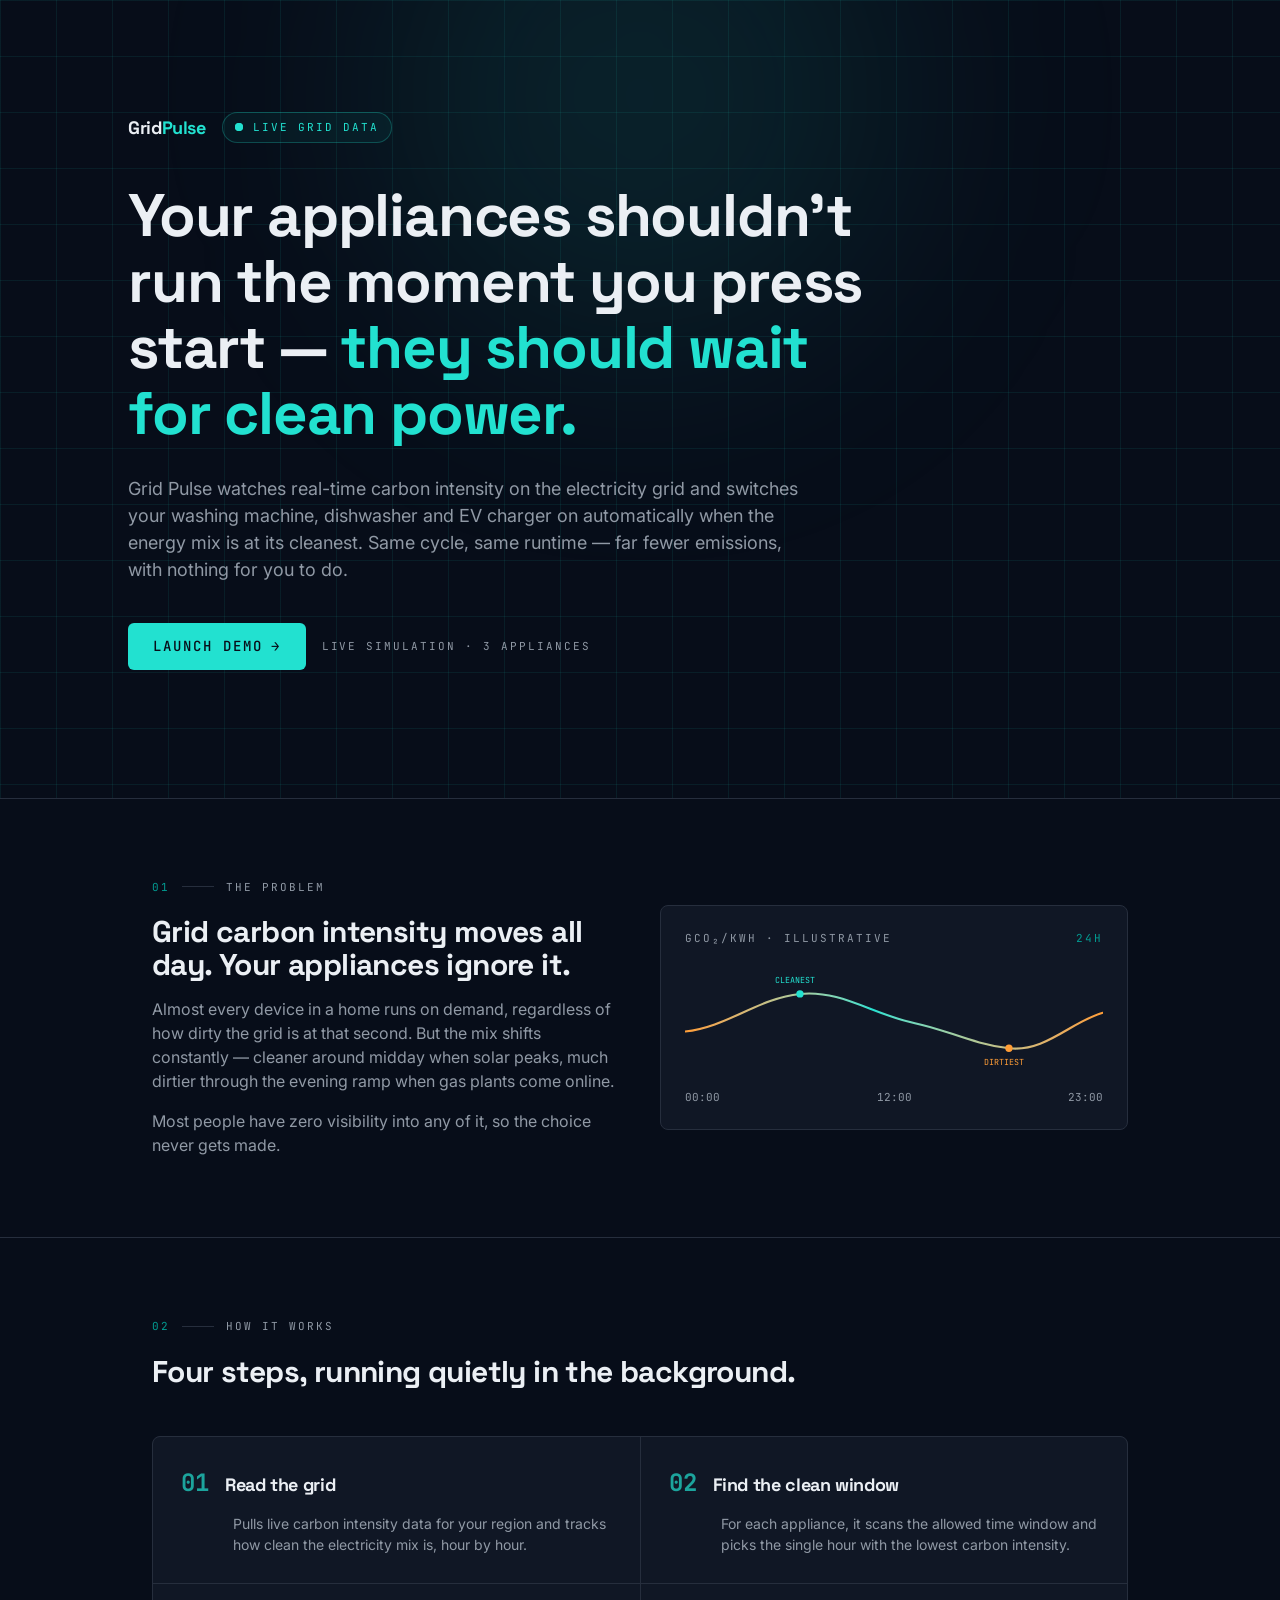
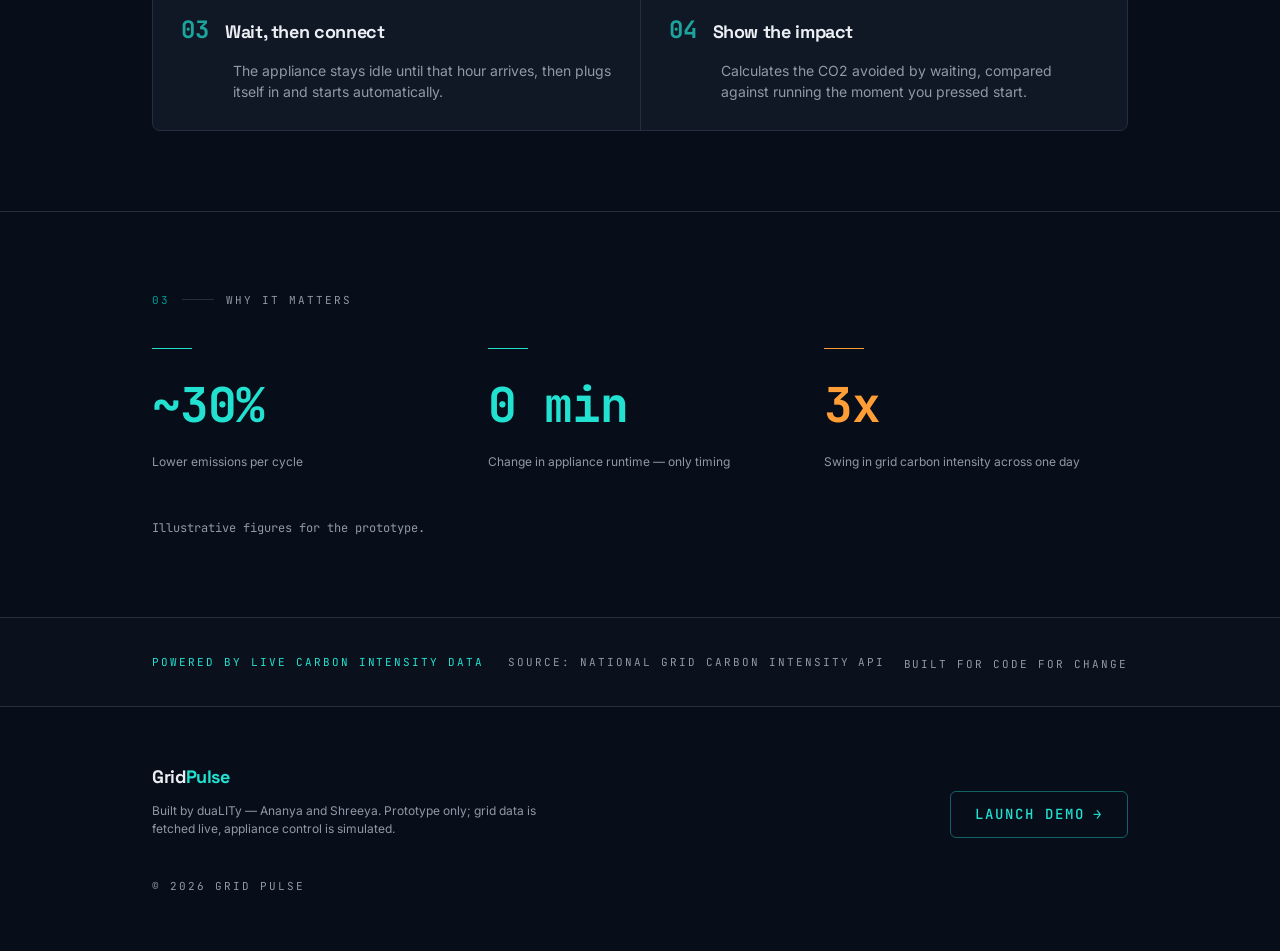
<file: grid-pulse.html>
<!doctype html>
<html lang="en">
<head>
<meta charset="utf-8" />
<meta name="viewport" content="width=device-width, initial-scale=1" />
<title>Grid Pulse — Run appliances when the grid is cleanest</title>
<meta name="description" content="Grid Pulse schedules washing machines, dishwashers and EV chargers to start in the hour with the lowest grid carbon intensity, using live electricity grid data." />
<meta property="og:title" content="Grid Pulse — Run appliances when the grid is cleanest" />
<meta property="og:description" content="Appliances that wait for clean power. Grid Pulse uses live carbon intensity data to start your devices in the lowest-carbon hour." />
<meta property="og:type" content="website" />
<meta name="twitter:card" content="summary_large_image" />
<link rel="preconnect" href="https://fonts.googleapis.com" />
<link rel="preconnect" href="https://fonts.gstatic.com" crossorigin />
<link rel="stylesheet" href="https://fonts.googleapis.com/css2?family=Space+Grotesk:wght@500;700&family=JetBrains+Mono:wght@400;500;700&family=Inter:wght@400;500;600&display=swap" />
<style>
  :root{
    --background:oklch(0.16 0.028 264);
    --foreground:oklch(0.95 0.008 250);
    --surface:oklch(0.205 0.03 264);
    --surface-2:oklch(0.245 0.032 264);
    --clean:oklch(0.82 0.14 185);
    --clean-dim:oklch(0.62 0.11 187);
    --dirty:oklch(0.78 0.16 62);
    --muted-foreground:oklch(0.68 0.02 255);
    --border:oklch(0.3 0.03 264);
    --primary-foreground:oklch(0.16 0.028 264);
    --glow-clean:0 0 0 1px color-mix(in oklab,var(--clean) 45%,transparent),0 0 32px -6px color-mix(in oklab,var(--clean) 55%,transparent);
    --grid-line:color-mix(in oklab,var(--clean) 8%,transparent);
    --font-display:"Space Grotesk",ui-sans-serif,system-ui,sans-serif;
    --font-mono:"JetBrains Mono",ui-monospace,monospace;
    --font-sans:"Inter",ui-sans-serif,system-ui,sans-serif;
  }
  *{box-sizing:border-box;margin:0;padding:0;border-color:var(--border)}
  body{background:var(--background);color:var(--foreground);font-family:var(--font-sans);-webkit-font-smoothing:antialiased;line-height:1.5}
  h1,h2,h3{font-family:var(--font-display);letter-spacing:-.02em;line-height:1.1}
  a{text-decoration:none}
  .wrap{max-width:64rem;margin:0 auto;padding:0 1.5rem}
  section{border-bottom:1px solid var(--border)}
  .label-mono{font-family:var(--font-mono);font-size:.6875rem;letter-spacing:.18em;text-transform:uppercase;color:var(--muted-foreground)}
  .clean{color:var(--clean)}.dirty{color:var(--dirty)}.dim{color:var(--clean-dim)}
  .muted{color:var(--muted-foreground)}
  /* hero */
  .hero{position:relative;overflow:hidden;
    background-image:linear-gradient(to right,var(--grid-line) 1px,transparent 1px),linear-gradient(to bottom,var(--grid-line) 1px,transparent 1px);
    background-size:56px 56px}
  .hero .glow{position:absolute;top:-10rem;left:50%;transform:translateX(-50%);width:32rem;height:32rem;border-radius:9999px;background:color-mix(in oklab,var(--clean) 10%,transparent);filter:blur(120px);pointer-events:none}
  .hero .inner{position:relative;padding:5rem 0 6rem}
  .brand{font-family:var(--font-display);font-size:1.125rem;font-weight:700;letter-spacing:-.02em}
  .row{display:flex;flex-wrap:wrap;align-items:center;gap:1rem}
  .badge{display:inline-flex;align-items:center;gap:.625rem;border:1px solid color-mix(in oklab,var(--clean) 25%,transparent);background:color-mix(in oklab,var(--clean) 5%,transparent);border-radius:9999px;padding:.375rem .75rem}
  .dot{position:relative;display:inline-flex;width:.5rem;height:.5rem}
  .dot i{position:absolute;inset:0;border-radius:9999px;background:var(--clean);animation:ping 1.8s cubic-bezier(0,0,.2,1) infinite}
  .dot b{position:relative;width:.5rem;height:.5rem;border-radius:9999px;background:var(--clean)}
  @keyframes ping{0%{transform:scale(1);opacity:.7}70%,100%{transform:scale(3);opacity:0}}
  h1{margin-top:2.5rem;max-width:48rem;font-size:2.25rem;font-weight:700}
  .lede{margin-top:1.75rem;max-width:42rem;color:var(--muted-foreground);font-size:1rem}
  .cta-row{margin-top:2.5rem;display:flex;flex-wrap:wrap;align-items:center;gap:1rem}
  .btn{display:inline-flex;align-items:center;gap:.5rem;border-radius:.375rem;padding:.75rem 1.5rem;font-family:var(--font-mono);font-size:.875rem;font-weight:500;text-transform:uppercase;letter-spacing:.14em;transition:all .3s;border:1px solid transparent}
  .btn.solid{background:var(--clean);color:var(--primary-foreground)}
  .btn.solid:hover{box-shadow:var(--glow-clean);filter:brightness(1.1)}
  .btn.ghost{border-color:color-mix(in oklab,var(--clean) 40%,transparent);color:var(--clean)}
  .btn.ghost:hover{box-shadow:var(--glow-clean);background:color-mix(in oklab,var(--clean) 10%,transparent)}
  .btn span{transition:transform .3s}
  .btn:hover span{transform:translateX(4px)}
  /* sections */
  .seclabel{display:flex;align-items:center;gap:.75rem}
  .seclabel .bar{height:1px;width:2rem;background:var(--border)}
  .pad{padding-top:5rem;padding-bottom:5rem}
  .two{display:grid;gap:2.5rem}
  h2{margin-top:1.25rem;font-size:1.5rem;font-weight:700}
  p+p{margin-top:.75rem}
  .body{margin-top:1rem;color:var(--muted-foreground);font-size:.875rem}
  .card{border:1px solid var(--border);background:var(--surface);border-radius:.5rem;padding:1.5rem}
  .between{display:flex;align-items:center;justify-content:space-between}
  .axis{margin-top:.5rem;display:flex;justify-content:space-between;font-family:var(--font-mono);font-size:11px;color:var(--muted-foreground)}
  ol.steps{margin-top:3rem;display:grid;gap:1px;background:var(--border);border:1px solid var(--border);border-radius:.5rem;overflow:hidden;list-style:none}
  ol.steps li{background:var(--surface);padding:1.75rem;transition:background .3s}
  ol.steps li:hover{background:var(--surface-2)}
  .stepno{font-family:var(--font-mono);font-size:1.5rem;font-weight:700;color:color-mix(in oklab,var(--clean) 70%,transparent)}
  ol.steps li:hover .stepno{color:var(--clean)}
  .steptop{display:flex;align-items:baseline;gap:1rem}
  .steptop h3{font-size:1.125rem;font-weight:700}
  .stepbody{margin-top:.75rem;padding-left:3.25rem;font-size:.875rem;color:var(--muted-foreground)}
  .stats{margin-top:2.5rem;display:grid;gap:2rem}
  .rule{height:1px;width:2.5rem}
  .statval{margin-top:1.25rem;font-family:var(--font-mono);font-size:2.25rem;font-weight:700;letter-spacing:-.02em}
  .statlbl{margin-top:.75rem;max-width:16rem;font-size:.75rem;color:var(--muted-foreground)}
  .tech{background:color-mix(in oklab,var(--surface) 40%,transparent)}
  .tech .wrap{display:flex;flex-direction:column;gap:1rem;padding-top:2rem;padding-bottom:2rem}
  footer .wrap{padding:3.5rem 1.5rem}
  .footrow{display:flex;flex-direction:column;gap:2rem}
  /* reveal */
  .reveal{opacity:0;transform:translateY(18px);transition:opacity .7s cubic-bezier(.16,1,.3,1),transform .7s cubic-bezier(.16,1,.3,1)}
  .reveal[data-visible="true"]{opacity:1;transform:none}
  @keyframes dash{to{stroke-dashoffset:0}}
  @media (min-width:640px){
    h1{font-size:3rem}h2{font-size:1.875rem}.lede{font-size:1.125rem}.body{font-size:1rem}
    .hero .inner{padding:7rem 0 8rem}
    ol.steps{grid-template-columns:1fr 1fr}
    .stats{grid-template-columns:repeat(3,1fr)}
    .statval{font-size:3rem}
    .tech .wrap{flex-direction:row;align-items:center;justify-content:space-between}
    .footrow{flex-direction:row;align-items:flex-end;justify-content:space-between}
  }
  @media (min-width:768px){
    h1{font-size:3.75rem}
    .two{grid-template-columns:1fr 1fr;align-items:center}
  }
  @media (prefers-reduced-motion:reduce){.reveal{opacity:1;transform:none;transition:none}}
</style>
</head>
<body>
<main>
  <!-- HERO -->
  <section class="hero">
    <div class="glow" aria-hidden="true"></div>
    <div class="wrap inner">
      <div class="row reveal">
        <span class="brand">Grid<span class="clean">Pulse</span></span>
        <div class="badge">
          <span class="dot"><i></i><b></b></span>
          <span class="label-mono clean">Live grid data</span>
        </div>
      </div>
      <div class="reveal" style="transition-delay:80ms">
        <h1>Your appliances shouldn&rsquo;t run the moment you press start — <span class="clean">they should wait for clean power.</span></h1>
      </div>
      <div class="reveal" style="transition-delay:160ms">
        <p class="lede">Grid Pulse watches real-time carbon intensity on the electricity grid and switches your washing machine, dishwasher and EV charger on automatically when the energy mix is at its cleanest. Same cycle, same runtime — far fewer emissions, with nothing for you to do.</p>
      </div>
      <div class="cta-row reveal" style="transition-delay:240ms">
        <a class="btn solid" href="/index.html">Launch Demo <span aria-hidden="true">&rarr;</span></a>
        <span class="label-mono">Live simulation · 3 appliances</span>
      </div>
    </div>
  </section>

  <!-- PROBLEM -->
  <section>
    <div class="wrap two pad">
      <div class="reveal">
        <div class="seclabel"><span class="label-mono dim">01</span><span class="bar"></span><span class="label-mono">The problem</span></div>
        <h2>Grid carbon intensity moves all day. Your appliances ignore it.</h2>
        <p class="body">Almost every device in a home runs on demand, regardless of how dirty the grid is at that second. But the mix shifts constantly — cleaner around midday when solar peaks, much dirtier through the evening ramp when gas plants come online.</p>
        <p class="body">Most people have zero visibility into any of it, so the choice never gets made.</p>
      </div>
      <div class="card reveal" style="transition-delay:120ms">
        <div class="between">
          <span class="label-mono">gCO₂/kWh · illustrative</span>
          <span class="label-mono dim">24h</span>
        </div>
        <div style="margin-top:1rem">
          <svg viewBox="0 0 400 100" role="img" aria-label="Illustrative curve showing grid carbon intensity dipping around midday and rising in the evening peak" style="height:7rem;width:100%">
            <defs>
              <linearGradient id="gp-curve" x1="0" y1="0" x2="1" y2="0">
                <stop offset="0%" stop-color="var(--dirty)"/>
                <stop offset="45%" stop-color="var(--clean)"/>
                <stop offset="100%" stop-color="var(--dirty)"/>
              </linearGradient>
            </defs>
            <path d="M0 62 C 40 58, 70 30, 110 26 C 150 22, 180 46, 220 54 C 250 60, 275 74, 310 78 C 345 82, 370 52, 400 44"
              fill="none" stroke="url(#gp-curve)" stroke-width="2" stroke-linecap="round"
              pathLength="1" stroke-dasharray="1" stroke-dashoffset="1" style="animation:dash 2.4s ease-out forwards"/>
            <circle cx="110" cy="26" r="3.5" fill="var(--clean)"/>
            <circle cx="310" cy="78" r="3.5" fill="var(--dirty)"/>
            <text x="86" y="16" font-family="var(--font-mono)" font-size="8" fill="var(--clean)">CLEANEST</text>
            <text x="286" y="94" font-family="var(--font-mono)" font-size="8" fill="var(--dirty)">DIRTIEST</text>
          </svg>
        </div>
        <div class="axis"><span>00:00</span><span>12:00</span><span>23:00</span></div>
      </div>
    </div>
  </section>

  <!-- HOW IT WORKS -->
  <section>
    <div class="wrap pad">
      <div class="reveal">
        <div class="seclabel"><span class="label-mono dim">02</span><span class="bar"></span><span class="label-mono">How it works</span></div>
        <h2 style="max-width:42rem">Four steps, running quietly in the background.</h2>
      </div>
      <ol class="steps">
        <li class="reveal">
          <div class="steptop"><span class="stepno">01</span><h3>Read the grid</h3></div>
          <p class="stepbody">Pulls live carbon intensity data for your region and tracks how clean the electricity mix is, hour by hour.</p>
        </li>
        <li class="reveal" style="transition-delay:90ms">
          <div class="steptop"><span class="stepno">02</span><h3>Find the clean window</h3></div>
          <p class="stepbody">For each appliance, it scans the allowed time window and picks the single hour with the lowest carbon intensity.</p>
        </li>
        <li class="reveal" style="transition-delay:180ms">
          <div class="steptop"><span class="stepno">03</span><h3>Wait, then connect</h3></div>
          <p class="stepbody">The appliance stays idle until that hour arrives, then plugs itself in and starts automatically.</p>
        </li>
        <li class="reveal" style="transition-delay:270ms">
          <div class="steptop"><span class="stepno">04</span><h3>Show the impact</h3></div>
          <p class="stepbody">Calculates the CO2 avoided by waiting, compared against running the moment you pressed start.</p>
        </li>
      </ol>
    </div>
  </section>

  <!-- WHY IT MATTERS -->
  <section>
    <div class="wrap pad">
      <div class="reveal">
        <div class="seclabel"><span class="label-mono dim">03</span><span class="bar"></span><span class="label-mono">Why it matters</span></div>
      </div>
      <div class="stats">
        <div class="reveal">
          <div class="rule" style="background:var(--clean)" aria-hidden="true"></div>
          <p class="statval clean">~30%</p>
          <p class="statlbl">Lower emissions per cycle</p>
        </div>
        <div class="reveal" style="transition-delay:110ms">
          <div class="rule" style="background:var(--clean)" aria-hidden="true"></div>
          <p class="statval clean">0 min</p>
          <p class="statlbl">Change in appliance runtime — only timing</p>
        </div>
        <div class="reveal" style="transition-delay:220ms">
          <div class="rule" style="background:var(--dirty)" aria-hidden="true"></div>
          <p class="statval dirty">3x</p>
          <p class="statlbl">Swing in grid carbon intensity across one day</p>
        </div>
      </div>
      <div class="reveal" style="transition-delay:330ms">
        <p style="margin-top:3rem;max-width:36rem;font-family:var(--font-mono);font-size:.75rem;color:var(--muted-foreground)">Illustrative figures for the prototype. </p>
      </div>
    </div>
  </section>

  <!-- TECH -->
  <section class="tech">
    <div class="wrap">
      <div class="reveal" style="display:flex;flex-wrap:wrap;align-items:center;gap:.5rem 1.5rem">
        <span class="label-mono clean">Powered by live carbon intensity data</span>
        <span class="label-mono">Source: National Grid Carbon Intensity API</span>
      </div>
      <div class="reveal" style="transition-delay:100ms">
        <span class="label-mono">Built for Code For Change</span>
      </div>
    </div>
  </section>

  <!-- FOOTER -->
  <footer>
    <div class="wrap">
      <div class="footrow">
        <div>
          <span class="brand">Grid<span class="clean">Pulse</span></span>
          <p style="margin-top:.75rem;max-width:24rem;font-size:.75rem;color:var(--muted-foreground)">Built by duaLITy — Ananya and Shreeya. Prototype only; grid data is fetched live, appliance control is simulated.</p>
        </div>
        <a class="btn ghost" href="/index.html">Launch Demo <span aria-hidden="true">&rarr;</span></a>
      </div>
      <p class="label-mono" style="margin-top:2.5rem">© 2026 Grid Pulse</p>
    </div>
  </footer>
</main>
<script>
  const io = new IntersectionObserver((entries) => {
    for (const e of entries) {
      if (e.isIntersecting) { e.target.dataset.visible = "true"; io.unobserve(e.target); }
    }
  }, { threshold: 0.15, rootMargin: "0px 0px -8% 0px" });
  document.querySelectorAll(".reveal").forEach((el) => io.observe(el));
</script>
</body>
</html>
</file>
